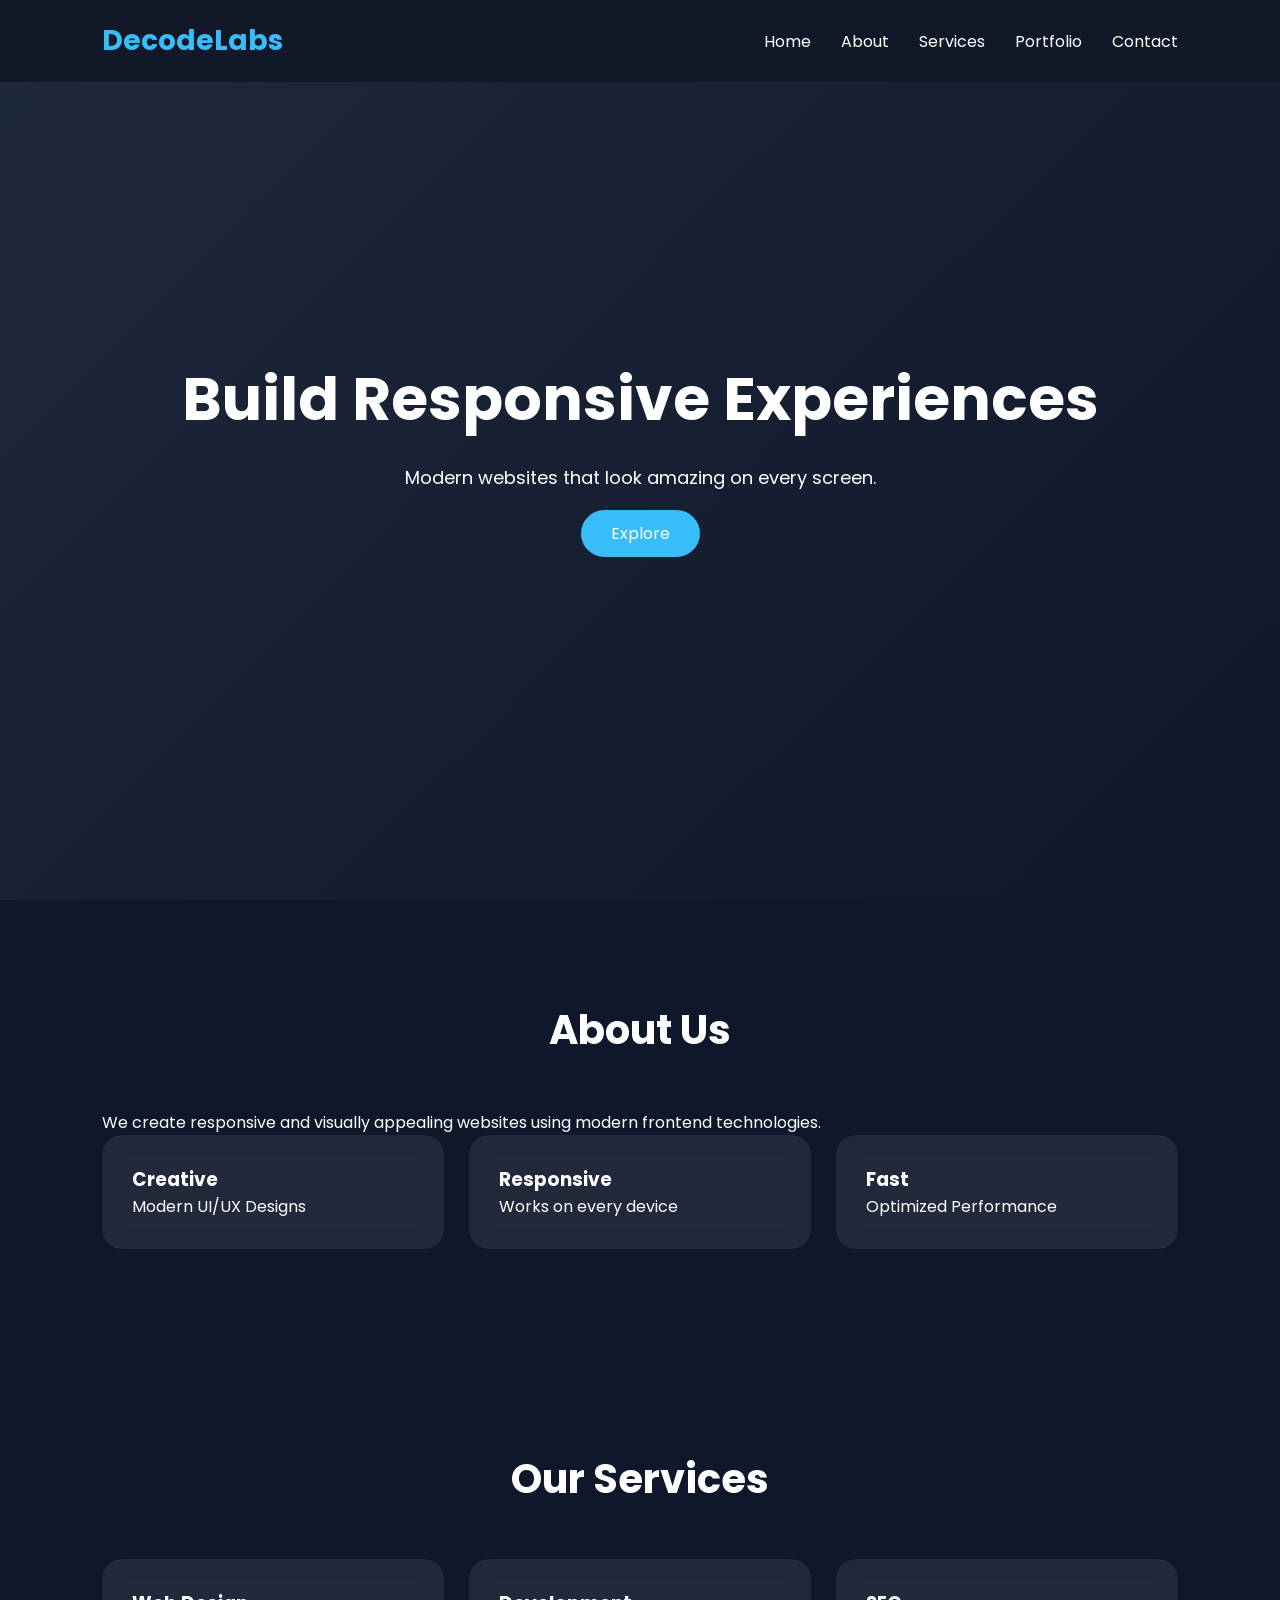
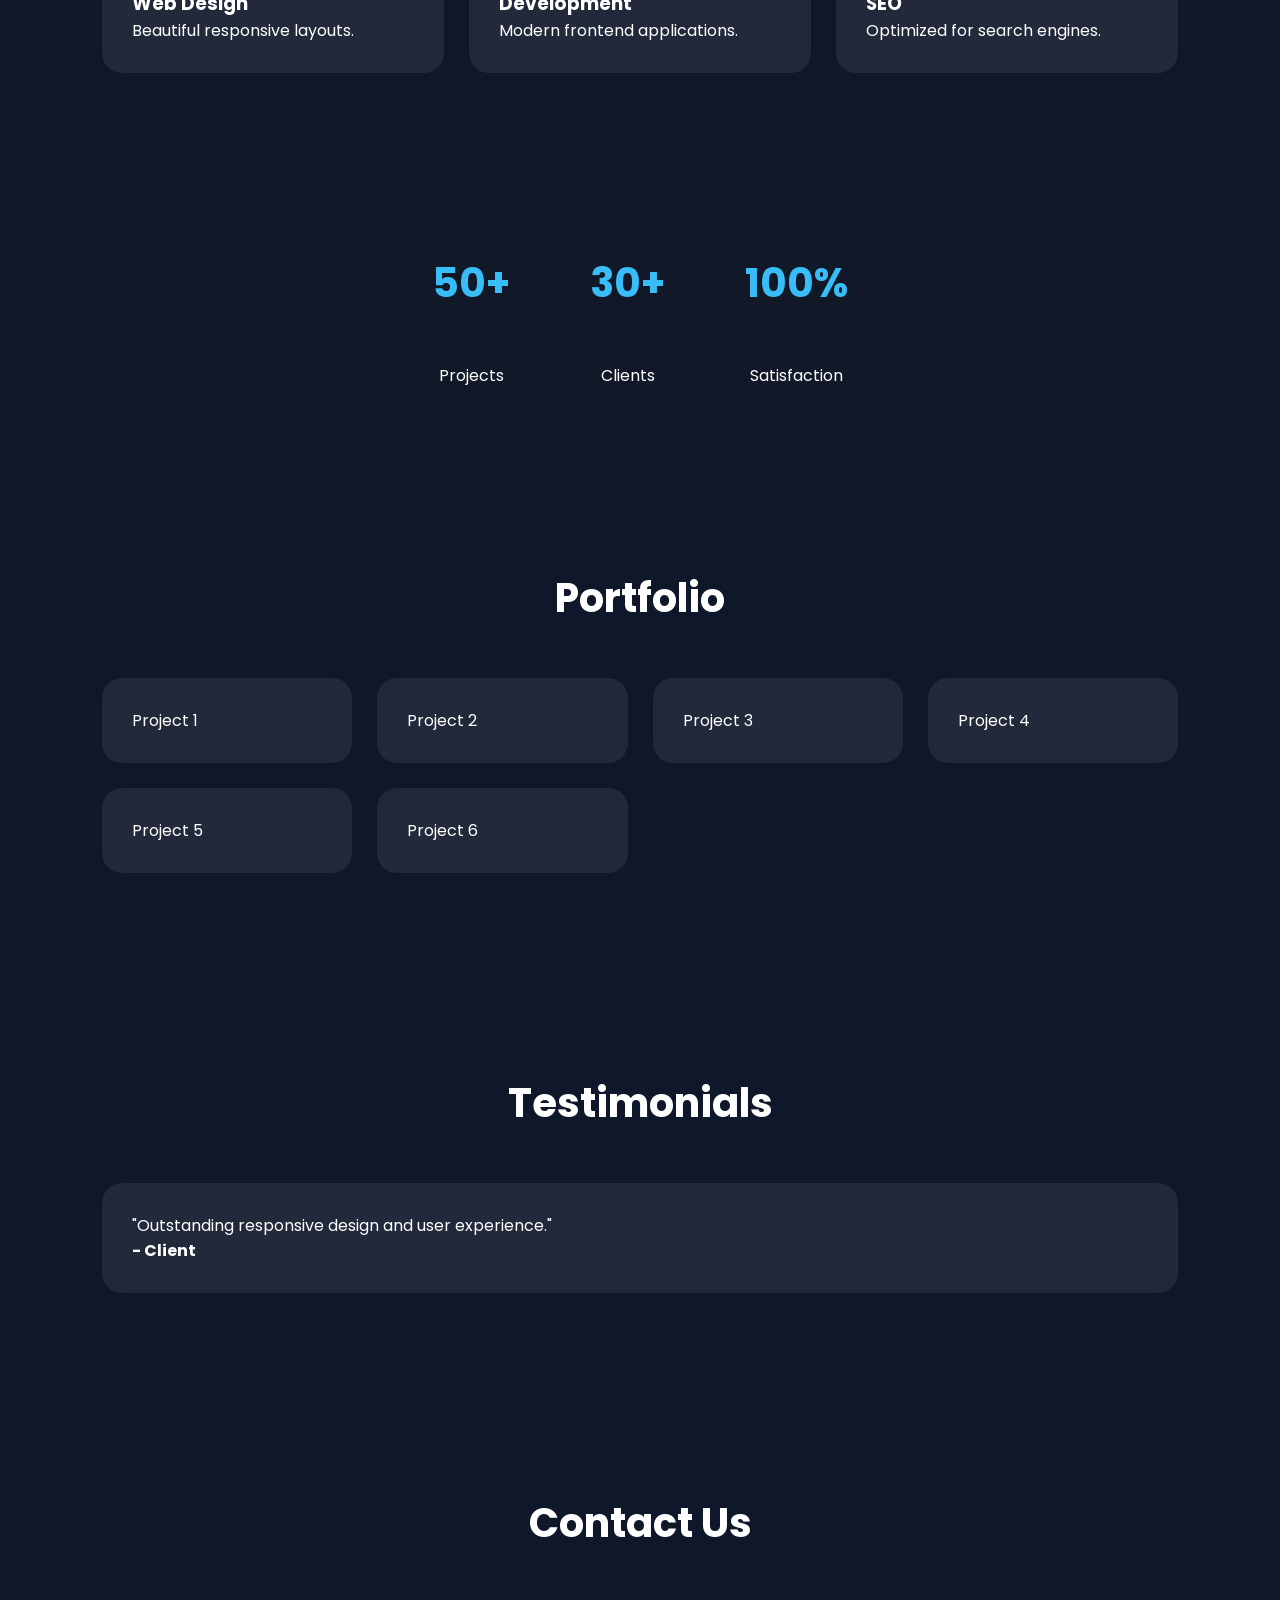
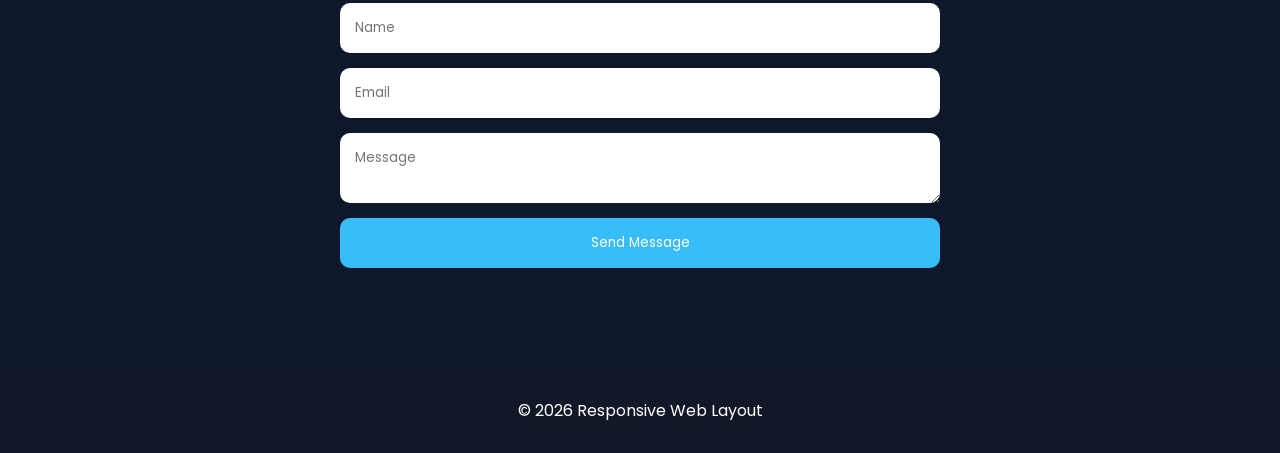
<file: task2/index.html>
<!DOCTYPE html>
<html lang="en">
<head>
<meta charset="UTF-8">
<meta name="viewport" content="width=device-width, initial-scale=1.0">

<title>Responsive Web Layout</title>

<link rel="stylesheet" href="style.css">

<link rel="preconnect" href="https://fonts.googleapis.com">
<link href="https://fonts.googleapis.com/css2?family=Poppins:wght@300;400;500;600;700&display=swap" rel="stylesheet">
</head>

<body>

<header>
<nav class="navbar">

<div class="logo">
DecodeLabs
</div>

<ul class="nav-links">

<li><a href="#home">Home</a></li>
<li><a href="#about">About</a></li>
<li><a href="#services">Services</a></li>
<li><a href="#portfolio">Portfolio</a></li>
<li><a href="#contact">Contact</a></li>

</ul>

<div class="hamburger">
<span></span>
<span></span>
<span></span>
</div>

</nav>
</header>

<section id="home" class="hero">

<div class="hero-content">

<h1>Build Responsive Experiences</h1>

<p>
Modern websites that look amazing on every screen.
</p>

<a href="#services" class="btn">Explore</a>

</div>

</section>

<section id="about" class="about">

<h2>About Us</h2>

<p>
We create responsive and visually appealing websites
using modern frontend technologies.
</p>

<div class="about-grid">

<div class="box">
<h3>Creative</h3>
<p>Modern UI/UX Designs</p>
</div>

<div class="box">
<h3>Responsive</h3>
<p>Works on every device</p>
</div>

<div class="box">
<h3>Fast</h3>
<p>Optimized Performance</p>
</div>

</div>

</section>

<section id="services" class="services">

<h2>Our Services</h2>

<div class="cards">

<div class="card">
<h3>Web Design</h3>
<p>Beautiful responsive layouts.</p>
</div>

<div class="card">
<h3>Development</h3>
<p>Modern frontend applications.</p>
</div>

<div class="card">
<h3>SEO</h3>
<p>Optimized for search engines.</p>
</div>

</div>

</section>

<section class="stats">

<div class="stat">
<h2>50+</h2>
<p>Projects</p>
</div>

<div class="stat">
<h2>30+</h2>
<p>Clients</p>
</div>

<div class="stat">
<h2>100%</h2>
<p>Satisfaction</p>
</div>

</section>

<section id="portfolio" class="portfolio">

<h2>Portfolio</h2>

<div class="gallery">

<div class="item">Project 1</div>
<div class="item">Project 2</div>
<div class="item">Project 3</div>
<div class="item">Project 4</div>
<div class="item">Project 5</div>
<div class="item">Project 6</div>

</div>

</section>

<section class="testimonials">

<h2>Testimonials</h2>

<div class="testimonial">
<p>
"Outstanding responsive design and user experience."
</p>
<h4>- Client</h4>
</div>

</section>

<section id="contact" class="contact">

<h2>Contact Us</h2>

<form>

<input type="text" placeholder="Name" required>

<input type="email" placeholder="Email" required>

<textarea placeholder="Message"></textarea>

<button type="submit">
Send Message
</button>

</form>

</section>

<footer>
<p>© 2026 Responsive Web Layout</p>
</footer>

<script src="script.js"></script>

</body>
</html>
</file>
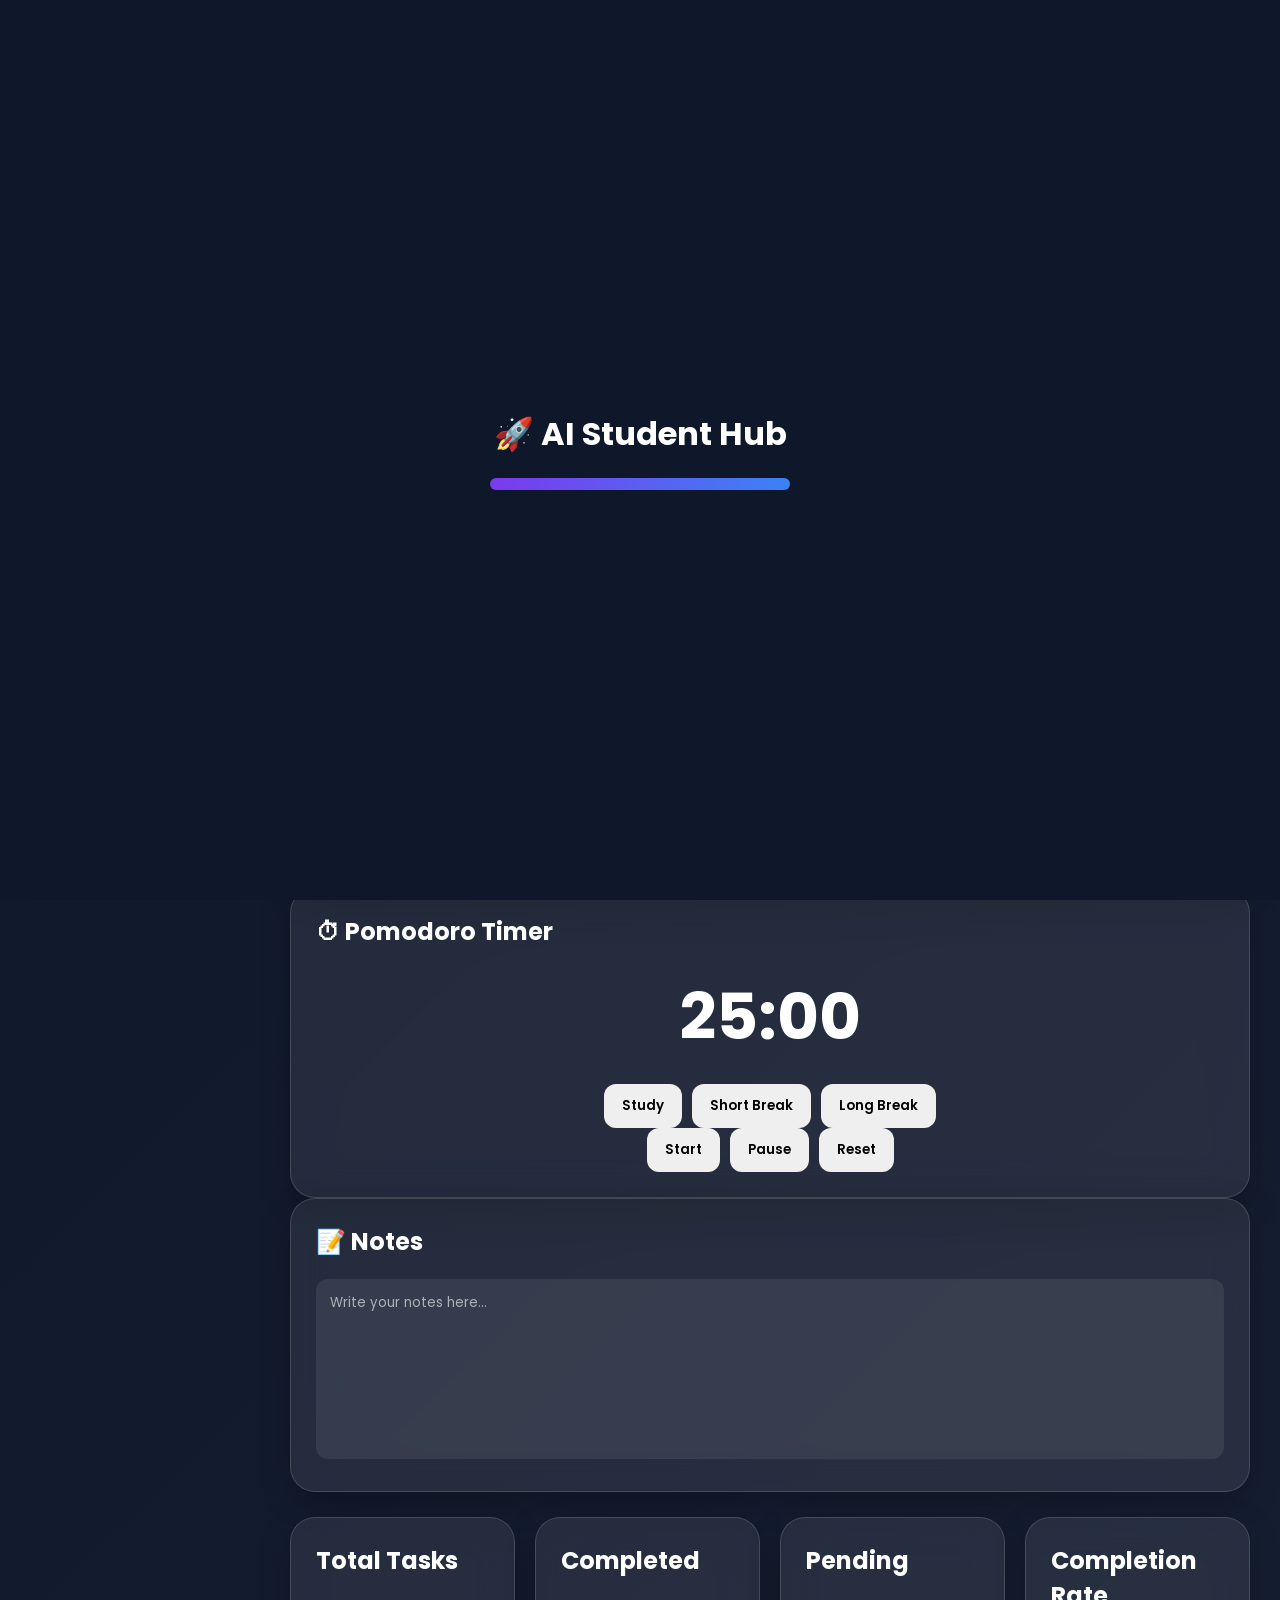
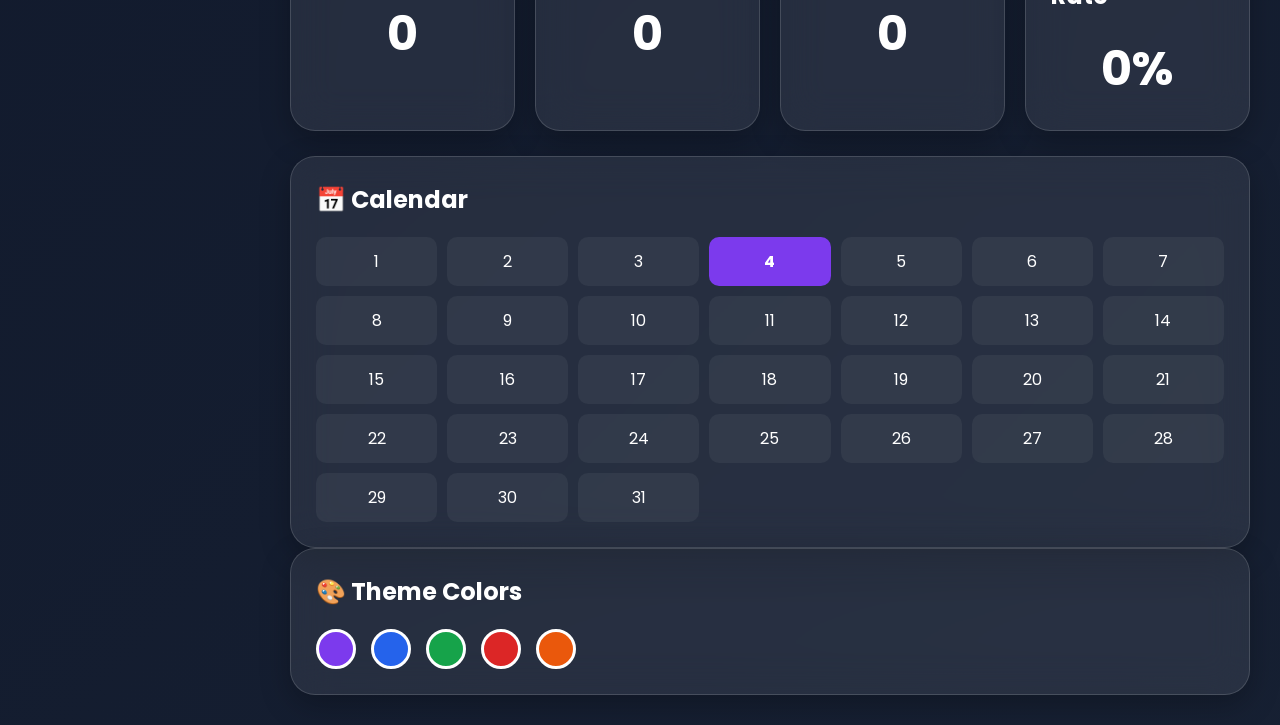
<file: task3/index.html>
<!DOCTYPE html>
<html lang="en">

<head>
<meta charset="UTF-8">
<meta name="viewport" content="width=device-width, initial-scale=1.0">

<title>AI Student Hub</title>

<link rel="preconnect" href="https://fonts.googleapis.com">

<link href="https://fonts.googleapis.com/css2?family=Poppins:wght@300;400;500;600;700&display=swap" rel="stylesheet">

<link rel="stylesheet" href="style.css">
</head>

<body>

<!-- LOADER -->

<div id="loader">
    <h1>🚀 AI Student Hub</h1>
    <div class="loading-bar">
        <div class="loading-fill"></div>
    </div>
</div>

<!-- MAIN APP -->

<div class="app">

    <!-- SIDEBAR -->

    <aside class="sidebar">

        <div class="logo">
            🚀 AI Hub
        </div>

        <nav>

            <a href="#dashboard">
                📊 Dashboard
            </a>

            <a href="#tasks">
                📚 Tasks
            </a>

            <a href="#notes-section">
                📝 Notes
            </a>

            <a href="#analytics">
                📈 Analytics
            </a>

            <a href="#settings">
                ⚙ Settings
            </a>

        </nav>

    </aside>

    <!-- CONTENT -->

    <main class="content">

        <!-- HEADER -->

        <header>

            <div>
                <h1 id="welcomeText">
                    Welcome Back Student
                </h1>

                <p id="dateTime"></p>
            </div>

            <button id="themeBtn">
                🌙 Dark Mode
            </button>

        </header>

        <!-- DASHBOARD -->

        <section id="dashboard">

            <div class="dashboard-grid">

                <div class="card">

                    <h2>📊 Progress</h2>

                    <div class="progress-container">

                        <svg width="180" height="180">

                            <circle
                                cx="90"
                                cy="90"
                                r="70"
                                stroke="#ffffff20"
                                stroke-width="12"
                                fill="none">
                            </circle>

                            <circle
                                id="progressCircle"
                                cx="90"
                                cy="90"
                                r="70"
                                stroke="#7c3aed"
                                stroke-width="12"
                                fill="none"
                                stroke-linecap="round">
                            </circle>

                        </svg>

                        <div id="progressText">
                            0%
                        </div>

                    </div>

                </div>

                <div class="card">

                    <h2>🔥 Study Streak</h2>

                    <h1 id="streak">
                        0 Days
                    </h1>

                </div>

                <div class="card">

                    <h2>🏆 Achievement</h2>

                    <div id="badge">
                        No Achievement Yet
                    </div>

                </div>

                <div class="card">

                    <h2>⏰ Live Clock</h2>

                    <h1 id="liveClock">
                        00:00:00
                    </h1>

                </div>

            </div>

        </section>

        <!-- TASKS -->

        <section id="tasks">

            <div class="card">

                <h2>📚 Assignment Tracker</h2>

                <div class="task-controls">

                    <input
                        type="text"
                        id="taskInput"
                        placeholder="Enter Task">

                    <select id="priority">

                        <option value="high">
                            High Priority
                        </option>

                        <option value="medium">
                            Medium Priority
                        </option>

                        <option value="low">
                            Low Priority
                        </option>

                    </select>

                    <button id="addTask">
                        Add Task
                    </button>

                </div>

                <input
                    type="text"
                    id="searchTask"
                    placeholder="🔍 Search Task">

                <ul id="taskList"></ul>

            </div>

        </section>

        <!-- POMODORO -->

        <section>

            <div class="card">

                <h2>⏱ Pomodoro Timer</h2>

                <div id="timer">
                    25:00
                </div>

                <div class="pomodoro-modes">

                    <button id="studyMode">
                        Study
                    </button>

                    <button id="shortBreak">
                        Short Break
                    </button>

                    <button id="longBreak">
                        Long Break
                    </button>

                </div>

                <div class="timer-buttons">

                    <button id="startTimer">
                        Start
                    </button>

                    <button id="pauseTimer">
                        Pause
                    </button>

                    <button id="resetTimer">
                        Reset
                    </button>

                </div>

            </div>

        </section>

        <!-- NOTES -->

        <section id="notes-section">

            <div class="card">

                <h2>📝 Notes</h2>

                <textarea
                    id="notes"
                    placeholder="Write your notes here..."></textarea>

            </div>

        </section>

        <!-- ANALYTICS -->

        <section id="analytics">

            <div class="analytics-grid">

                <div class="card">

                    <h2>Total Tasks</h2>

                    <h1 id="totalTasks">
                        0
                    </h1>

                </div>

                <div class="card">

                    <h2>Completed</h2>

                    <h1 id="completedTasks">
                        0
                    </h1>

                </div>

                <div class="card">

                    <h2>Pending</h2>

                    <h1 id="pendingTasks">
                        0
                    </h1>

                </div>

                <div class="card">

                    <h2>Completion Rate</h2>

                    <h1 id="completionRate">
                        0%
                    </h1>

                </div>

            </div>

        </section>

        <!-- CALENDAR -->

        <section>

            <div class="card">

                <h2>📅 Calendar</h2>

                <div id="calendar"></div>

            </div>

        </section>

        <!-- SETTINGS -->

        <section id="settings">

            <div class="card">

                <h2>🎨 Theme Colors</h2>

                <div class="theme-picker">

                    <span class="color purple"></span>
                    <span class="color blue"></span>
                    <span class="color green"></span>
                    <span class="color red"></span>
                    <span class="color orange"></span>

                </div>

            </div>

        </section>

    </main>

</div>

<!-- ACHIEVEMENT POPUP -->

<div id="achievementPopup">

    <h2>
        🎉 Achievement Unlocked
    </h2>

    <p id="achievementText"></p>

</div>

<script src="script.js"></script>

</body>
</html>
</file>
<file: task2/style.css>
*{
margin:0;
padding:0;
box-sizing:border-box;
font-family:'Poppins',sans-serif;
scroll-behavior:smooth;
}

body{
background:#0f172a;
color:white;
}

.navbar{
display:flex;
justify-content:space-between;
align-items:center;
padding:20px 8%;
background:#111827;
position:fixed;
width:100%;
z-index:1000;
}

.logo{
font-size:28px;
font-weight:700;
color:#38bdf8;
}

.nav-links{
display:flex;
list-style:none;
gap:30px;
}

.nav-links a{
text-decoration:none;
color:white;
transition:.3s;
}

.nav-links a:hover{
color:#38bdf8;
}

.hero{
height:100vh;
display:flex;
justify-content:center;
align-items:center;
text-align:center;
padding:20px;
background:linear-gradient(135deg,#1e293b,#0f172a);
}

.hero h1{
font-size:60px;
margin-bottom:20px;
}

.hero p{
font-size:18px;
margin-bottom:30px;
}

.btn{
padding:12px 30px;
background:#38bdf8;
color:white;
text-decoration:none;
border-radius:30px;
}

.about,
.services,
.portfolio,
.contact,
.testimonials{
padding:100px 8%;
}

h2{
text-align:center;
margin-bottom:50px;
font-size:40px;
}

.about-grid,
.cards,
.gallery{
display:grid;
grid-template-columns:repeat(auto-fit,minmax(250px,1fr));
gap:25px;
}

.box,
.card,
.item,
.testimonial{
background:rgba(255,255,255,.08);
backdrop-filter:blur(10px);
padding:30px;
border-radius:20px;
transition:.3s;
}

.box:hover,
.card:hover,
.item:hover{
transform:translateY(-10px);
}

.stats{
display:flex;
justify-content:center;
gap:80px;
padding:80px 20px;
background:#111827;
}

.stat{
text-align:center;
}

.stat h2{
color:#38bdf8;
}

.contact form{
display:flex;
flex-direction:column;
gap:15px;
max-width:600px;
margin:auto;
}

input,
textarea{
padding:15px;
border:none;
border-radius:10px;
}

button{
padding:15px;
border:none;
background:#38bdf8;
color:white;
border-radius:10px;
cursor:pointer;
}

footer{
padding:30px;
text-align:center;
background:#111827;
}

.hamburger{
display:none;
flex-direction:column;
gap:5px;
cursor:pointer;
}

.hamburger span{
width:25px;
height:3px;
background:white;
}

@media(max-width:768px){

.nav-links{
position:absolute;
top:80px;
left:-100%;
width:100%;
background:#111827;
flex-direction:column;
text-align:center;
padding:20px;
transition:.4s;
}

.nav-links.active{
left:0;
}

.hamburger{
display:flex;
}

.hero h1{
font-size:40px;
}

.stats{
flex-direction:column;
gap:30px;
}

}
</file>
<file: task3/style.css>
*{
margin:0;
padding:0;
box-sizing:border-box;
font-family:'Poppins',sans-serif;
scroll-behavior:smooth;
}

:root{
--primary:#7c3aed;
--bg:#0f172a;
--card:rgba(255,255,255,0.08);
--text:#ffffff;
--border:rgba(255,255,255,0.15);
}

body{
background:linear-gradient(
135deg,
#0f172a,
#1e293b,
#312e81
);
background-size:400% 400%;
animation:gradientMove 15s ease infinite;
color:var(--text);
min-height:100vh;
overflow-x:hidden;
}

@keyframes gradientMove{
0%{
background-position:0% 50%;
}
50%{
background-position:100% 50%;
}
100%{
background-position:0% 50%;
}
}

/* LOADER */

#loader{
position:fixed;
top:0;
left:0;
width:100%;
height:100vh;
background:#0f172a;
display:flex;
flex-direction:column;
justify-content:center;
align-items:center;
z-index:9999;
transition:.6s;
}

.loading-bar{
width:300px;
height:12px;
background:#1e293b;
border-radius:20px;
overflow:hidden;
margin-top:20px;
}

.loading-fill{
width:0;
height:100%;
background:linear-gradient(
90deg,
#7c3aed,
#3b82f6
);
animation:load 2s forwards;
}

@keyframes load{
100%{
width:100%;
}
}

/* APP */

.app{
display:flex;
min-height:100vh;
}

/* SIDEBAR */

.sidebar{
width:260px;
background:rgba(255,255,255,.05);
backdrop-filter:blur(20px);
border-right:1px solid rgba(255,255,255,.08);
padding:30px;
position:sticky;
top:0;
height:100vh;
}

.logo{
font-size:1.8rem;
font-weight:700;
margin-bottom:40px;
}

.sidebar nav{
display:flex;
flex-direction:column;
gap:15px;
}

.sidebar nav a{
text-decoration:none;
color:white;
padding:15px;
border-radius:12px;
transition:.3s;
}

.sidebar nav a:hover{
background:rgba(255,255,255,.1);
transform:translateX(8px);
}

/* CONTENT */

.content{
flex:1;
padding:30px;
}

header{
display:flex;
justify-content:space-between;
align-items:center;
margin-bottom:30px;
gap:20px;
}

header h1{
font-size:2.5rem;
}

#dateTime{
opacity:.8;
margin-top:5px;
}

button{
border:none;
cursor:pointer;
padding:12px 18px;
border-radius:12px;
font-weight:600;
transition:.3s;
}

button:hover{
transform:translateY(-3px);
}

#themeBtn{
background:white;
color:#111827;
}

/* CARDS */

.card{
background:var(--card);
backdrop-filter:blur(20px);
border:1px solid var(--border);
padding:25px;
border-radius:25px;
box-shadow:0 10px 30px rgba(0,0,0,.25);
transition:.4s;
}

.card:hover{
transform:translateY(-8px);
}

.card h2{
margin-bottom:20px;
}

/* DASHBOARD */

.dashboard-grid{
display:grid;
grid-template-columns:repeat(auto-fit,minmax(280px,1fr));
gap:20px;
margin-bottom:25px;
}

.progress-container{
position:relative;
display:flex;
justify-content:center;
align-items:center;
}

#progressText{
position:absolute;
font-size:2rem;
font-weight:700;
}

#progressCircle{
stroke-dasharray:440;
stroke-dashoffset:440;
transition:1s;
}

#streak{
font-size:3rem;
text-align:center;
color:#facc15;
}

#badge{
text-align:center;
padding:20px;
font-size:1.2rem;
font-weight:600;
background:rgba(255,255,255,.05);
border-radius:15px;
}

#liveClock{
text-align:center;
font-size:2.5rem;
}

/* TASKS */

.task-controls{
display:grid;
grid-template-columns:1fr 180px 150px;
gap:10px;
margin-bottom:15px;
}

input,
textarea,
select{
width:100%;
padding:14px;
border:none;
outline:none;
border-radius:12px;
background:rgba(255,255,255,.08);
color:white;
}

textarea{
resize:none;
height:180px;
}

input::placeholder,
textarea::placeholder{
color:rgba(255,255,255,.6);
}

ul{
list-style:none;
margin-top:20px;
}

li{
display:flex;
justify-content:space-between;
align-items:center;
padding:15px;
margin-bottom:12px;
border-radius:12px;
background:rgba(255,255,255,.06);
}

.completed{
text-decoration:line-through;
opacity:.6;
}

.high{
border-left:5px solid #ef4444;
}

.medium{
border-left:5px solid #f59e0b;
}

.low{
border-left:5px solid #22c55e;
}

/* TIMER */

#timer{
font-size:4rem;
font-weight:700;
text-align:center;
margin:20px 0;
}

.pomodoro-modes,
.timer-buttons{
display:flex;
justify-content:center;
gap:10px;
flex-wrap:wrap;
}

/* ANALYTICS */

.analytics-grid{
display:grid;
grid-template-columns:repeat(auto-fit,minmax(220px,1fr));
gap:20px;
margin:25px 0;
}

.analytics-grid h1{
font-size:3rem;
text-align:center;
}

/* CALENDAR */

#calendar{
display:grid;
grid-template-columns:repeat(7,1fr);
gap:10px;
text-align:center;
}

.day{
padding:12px;
border-radius:10px;
background:rgba(255,255,255,.05);
}

.today{
background:var(--primary);
font-weight:700;
}

/* THEME PICKER */

.theme-picker{
display:flex;
gap:15px;
margin-top:20px;
}

.color{
width:40px;
height:40px;
border-radius:50%;
cursor:pointer;
transition:.3s;
border:3px solid white;
}

.color:hover{
transform:scale(1.15);
}

.purple{
background:#7c3aed;
}

.blue{
background:#2563eb;
}

.green{
background:#16a34a;
}

.red{
background:#dc2626;
}

.orange{
background:#ea580c;
}

/* POPUP */

#achievementPopup{
position:fixed;
top:30px;
right:-400px;
background:white;
color:#111827;
padding:20px;
border-radius:15px;
box-shadow:0 10px 30px rgba(0,0,0,.3);
transition:.5s;
z-index:999;
}

#achievementPopup.show{
right:30px;
}

/* DARK MODE */

.dark{
background:#020617;
}

.dark .card{
background:rgba(15,23,42,.85);
}

.dark input,
.dark textarea,
.dark select{
background:rgba(255,255,255,.05);
}

/* SCROLLBAR */

::-webkit-scrollbar{
width:10px;
}

::-webkit-scrollbar-thumb{
background:var(--primary);
border-radius:20px;
}

::-webkit-scrollbar-track{
background:#0f172a;
}

/* MOBILE */

@media(max-width:1000px){

.sidebar{
display:none;
}

.content{
width:100%;
}

}

@media(max-width:768px){

header{
flex-direction:column;
align-items:flex-start;
}

header h1{
font-size:2rem;
}

.task-controls{
grid-template-columns:1fr;
}

#timer{
font-size:3rem;
}

.analytics-grid{
grid-template-columns:1fr;
}

.dashboard-grid{
grid-template-columns:1fr;
}

}

@media(max-width:500px){

.content{
padding:15px;
}

.card{
padding:18px;
}

.logo{
font-size:1.4rem;
}

header h1{
font-size:1.6rem;
}

}
</file>
